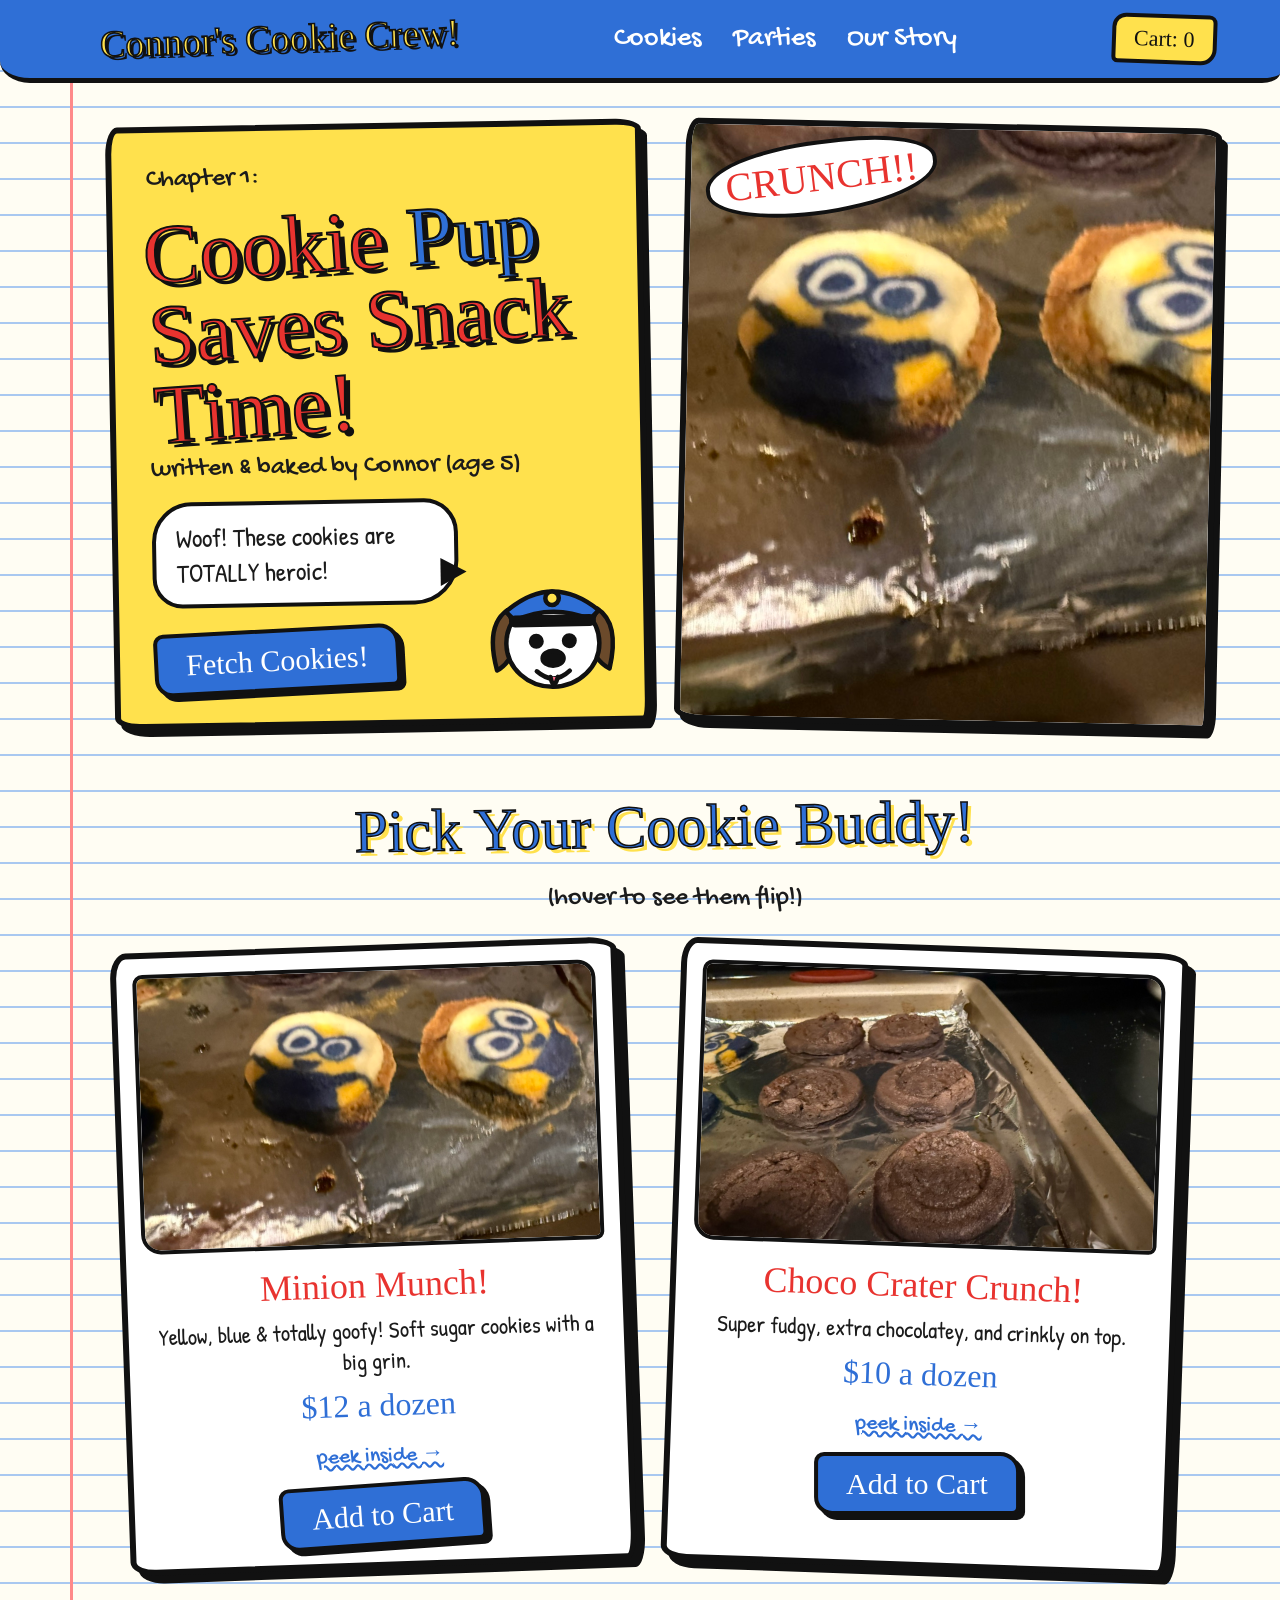
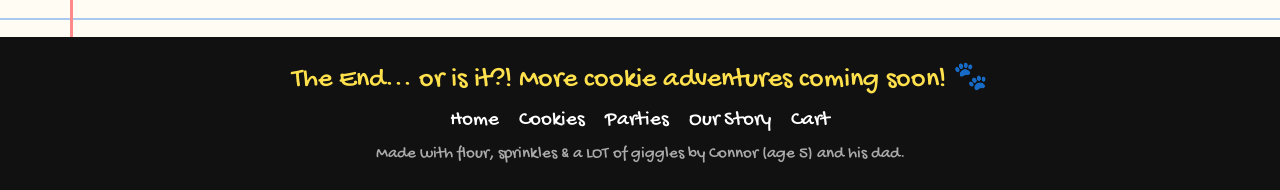
<file: index.html>
<!DOCTYPE html>
<html lang="en">
<head>
<meta charset="utf-8">
<meta name="viewport" content="width=device-width, initial-scale=1">
<title>Connor's Cookie Crew! | Cookies baked by Connor (age 5)</title>
<meta name="description" content="Heroic homemade cookies written and baked by Connor, age 5. Minion Munch and Choco Crater Crunch.">
<link rel="icon" href="data:image/svg+xml,<svg xmlns=%22http://www.w3.org/2000/svg%22 viewBox=%220 0 100 100%22><text y=%22.9em%22 font-size=%2290%22>🍪</text></svg>">
<link rel="preconnect" href="https://fonts.googleapis.com">
<link rel="preconnect" href="https://fonts.gstatic.com" crossorigin>
<link rel="stylesheet" href="https://fonts.googleapis.com/css2?family=Permanent+Marker&family=Gochi+Hand&family=Patrick+Hand&display=swap">
<link rel="stylesheet" href="css/style.css">
<script src="js/cart.js" defer></script>
</head>
<body>
<a class="skip" href="#main">Skip to the cookies</a>
<header class="dm-nav">
  <a class="dm-logo" href="index.html">Connor's Cookie Crew!</a>
  <nav class="dm-links" id="site-links" aria-label="Main"><a href="cookies.html">Cookies</a><a href="parties.html">Parties</a><a href="story.html">Our Story</a></nav>
  <div class="dm-right">
    <a class="dm-cart" href="cart.html">Cart: <span data-cart-count>0</span></a>
    <button class="dm-burger" type="button" aria-label="Menu" aria-controls="site-links" aria-expanded="false"><span></span><span></span><span></span></button>
  </div>
</header>
<main id="main">

<div class="dm-hero">
  <div class="dm-panel txt">
    <div class="dm-kicker">Chapter 1:</div>
    <h1 class="dm-title">Cookie <span>Pup</span> Saves Snack Time!</h1>
    <div class="dm-by">written &amp; baked by Connor (age 5)</div>
    <div class="dm-bubble">Woof! These cookies are TOTALLY heroic!</div>
    <a class="dm-btn" href="#cookies">Fetch Cookies!</a>
    <svg class="dm-pup" viewBox="0 0 200 200" role="img" aria-label="Cookie Pup, a doodle police puppy"><g stroke="#111" stroke-width="6" stroke-linejoin="round" stroke-linecap="round"><path d="M40 70 Q10 90 25 150 Q45 140 55 105Z" fill="#6b4a2b"/><path d="M160 70 Q190 90 175 150 Q155 140 145 105Z" fill="#6b4a2b"/><ellipse cx="100" cy="115" rx="62" ry="58" fill="#fff"/><path d="M38 72 Q100 20 162 72 L150 84 Q100 62 50 84Z" fill="#2f6fd6"/><rect x="45" y="80" width="110" height="10" rx="5" fill="#111"/><circle cx="100" cy="55" r="9" fill="#ffe14d"/><circle cx="78" cy="112" r="7" fill="#111"/><circle cx="122" cy="112" r="7" fill="#111"/><ellipse cx="100" cy="135" rx="14" ry="10" fill="#111"/><path d="M78 152 Q100 172 122 152" fill="none"/><path d="M96 160 Q100 180 106 160" fill="#ff6f8a"/></g></svg>
  </div>
  <div class="dm-panel pic"><div class="dm-boom">CRUNCH!!</div><img class="pos-min" src="images/minion-munch.jpg" alt="Real Minion-face sugar cookies Connor baked, on a foil-lined tray"></div>
</div>
<h2 class="dm-h2" id="cookies">Pick Your Cookie Buddy!</h2>
<div class="dm-sub">(hover to see them flip!)</div>
<div class="dm-grid"><div class="dm-card"><a class="pic" href="minion-munch.html"><img class="pos-min" src="images/minion-munch.jpg" alt="Real Minion-face sugar cookies Connor baked, on a foil-lined tray"></a><h3><a href="minion-munch.html">Minion Munch!</a></h3><p>Yellow, blue &amp; totally goofy! Soft sugar cookies with a big grin.</p><div class="dm-price">$12 a dozen</div><a class="more" href="minion-munch.html">peek inside →</a><br><a class="dm-btn" href="minion-munch.html" data-quick-add="minion-munch">Add to Cart</a></div><div class="dm-card"><a class="pic" href="choco-crater-crunch.html"><img class="pos-cho" src="images/choco-crater-crunch.jpg" alt="Real double chocolate crinkle cookies Connor baked, on a baking sheet"></a><h3><a href="choco-crater-crunch.html">Choco Crater Crunch!</a></h3><p>Super fudgy, extra chocolatey, and crinkly on top.</p><div class="dm-price">$10 a dozen</div><a class="more" href="choco-crater-crunch.html">peek inside →</a><br><a class="dm-btn" href="choco-crater-crunch.html" data-quick-add="choco-crater-crunch">Add to Cart</a></div></div>

</main>
<footer class="dm-foot">
  The End... or is it?! More cookie adventures coming soon! 🐾
  <nav aria-label="Footer"><a href="index.html">Home</a><a href="cookies.html">Cookies</a><a href="parties.html">Parties</a><a href="story.html">Our Story</a><a href="cart.html">Cart</a></nav>
  <small>Made with flour, sprinkles &amp; a LOT of giggles by Connor (age 5) and his dad.</small>
</footer>

</body>
</html>
</file>
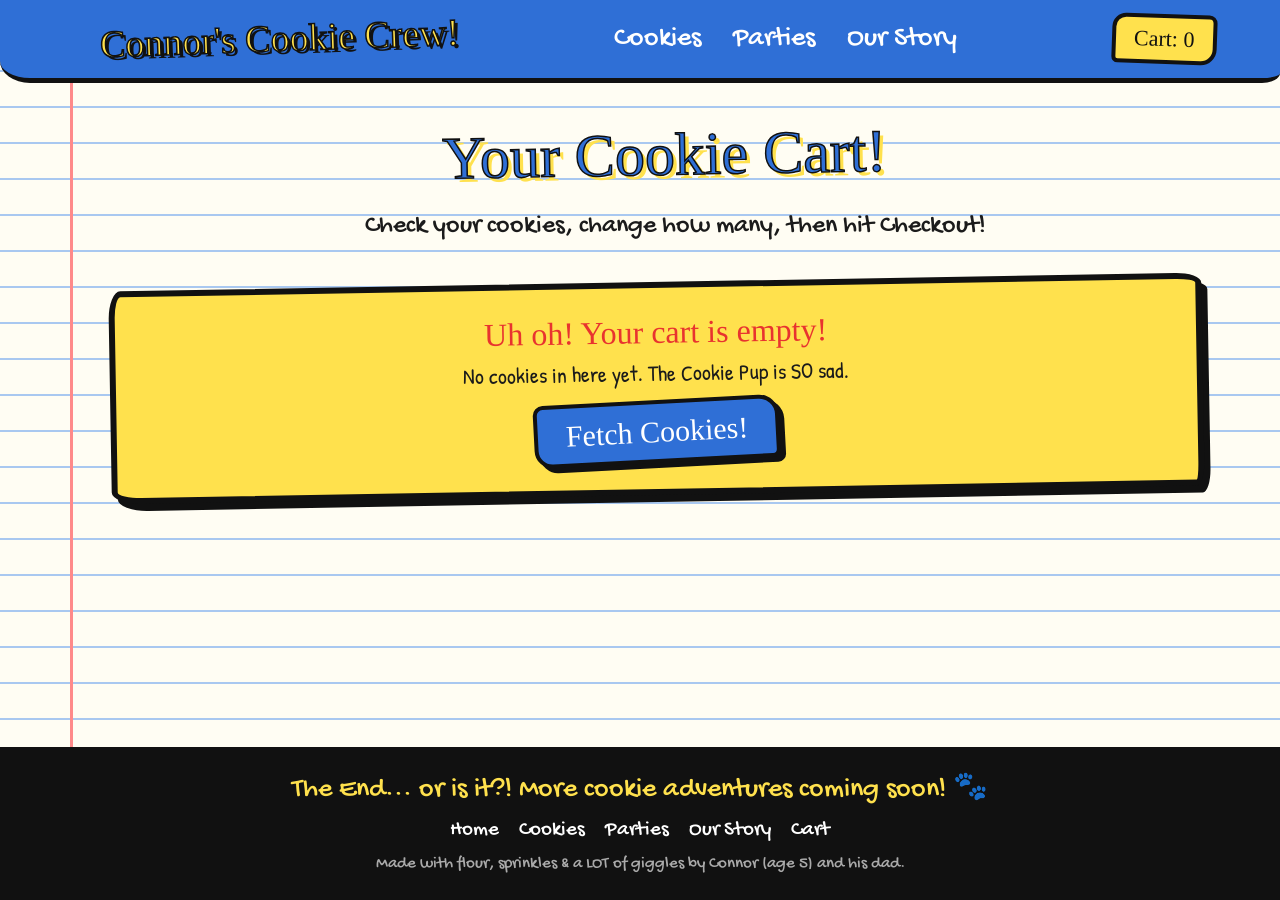
<file: cart.html>
<!DOCTYPE html>
<html lang="en">
<head>
<meta charset="utf-8">
<meta name="viewport" content="width=device-width, initial-scale=1">
<title>Your Cart | Connor's Cookie Crew!</title>
<meta name="description" content="Your cookie cart at Connor's Cookie Crew.">
<link rel="icon" href="data:image/svg+xml,<svg xmlns=%22http://www.w3.org/2000/svg%22 viewBox=%220 0 100 100%22><text y=%22.9em%22 font-size=%2290%22>🍪</text></svg>">
<link rel="preconnect" href="https://fonts.googleapis.com">
<link rel="preconnect" href="https://fonts.gstatic.com" crossorigin>
<link rel="stylesheet" href="https://fonts.googleapis.com/css2?family=Permanent+Marker&family=Gochi+Hand&family=Patrick+Hand&display=swap">
<link rel="stylesheet" href="css/style.css">
<script src="js/cart.js" defer></script>
</head>
<body>
<a class="skip" href="#main">Skip to the cookies</a>
<header class="dm-nav">
  <a class="dm-logo" href="index.html">Connor's Cookie Crew!</a>
  <nav class="dm-links" id="site-links" aria-label="Main"><a href="cookies.html">Cookies</a><a href="parties.html">Parties</a><a href="story.html">Our Story</a></nav>
  <div class="dm-right">
    <a class="dm-cart" href="cart.html" aria-current="page">Cart: <span data-cart-count>0</span></a>
    <button class="dm-burger" type="button" aria-label="Menu" aria-controls="site-links" aria-expanded="false"><span></span><span></span><span></span></button>
  </div>
</header>
<main id="main">

<h1 class="dm-h2">Your Cookie Cart!</h1>
<div class="dm-sub">Check your cookies, change how many, then hit Checkout!</div>
<div class="dm-wrap" data-cart><noscript><div class="dm-panel plain">The cart needs JavaScript turned on. Or just call Connor's dad!</div></noscript></div>

</main>
<footer class="dm-foot">
  The End... or is it?! More cookie adventures coming soon! 🐾
  <nav aria-label="Footer"><a href="index.html">Home</a><a href="cookies.html">Cookies</a><a href="parties.html">Parties</a><a href="story.html">Our Story</a><a href="cart.html">Cart</a></nav>
  <small>Made with flour, sprinkles &amp; a LOT of giggles by Connor (age 5) and his dad.</small>
</footer>
<div class="modal" id="checkout-modal" hidden role="dialog" aria-modal="true" aria-labelledby="modal-title">
  <div class="dm-panel txt">
    <div class="dm-title" id="modal-title">Coming soon!</div>
    <div class="dm-bubble left" style="font-size:26px">Online checkout is still being built. Call Connor's dad to order your cookies!</div>
    <svg style="width:120px" class="dm-pup inline" viewBox="0 0 200 200" role="img" aria-label="Cookie Pup, a doodle police puppy"><g stroke="#111" stroke-width="6" stroke-linejoin="round" stroke-linecap="round"><path d="M40 70 Q10 90 25 150 Q45 140 55 105Z" fill="#6b4a2b"/><path d="M160 70 Q190 90 175 150 Q155 140 145 105Z" fill="#6b4a2b"/><ellipse cx="100" cy="115" rx="62" ry="58" fill="#fff"/><path d="M38 72 Q100 20 162 72 L150 84 Q100 62 50 84Z" fill="#2f6fd6"/><rect x="45" y="80" width="110" height="10" rx="5" fill="#111"/><circle cx="100" cy="55" r="9" fill="#ffe14d"/><circle cx="78" cy="112" r="7" fill="#111"/><circle cx="122" cy="112" r="7" fill="#111"/><ellipse cx="100" cy="135" rx="14" ry="10" fill="#111"/><path d="M78 152 Q100 172 122 152" fill="none"/><path d="M96 160 Q100 180 106 160" fill="#ff6f8a"/></g></svg>
    <p class="note">Your cart is saved on this device, so nothing gets lost.</p>
    <button type="button" class="dm-btn" data-close>Okay, got it!</button>
  </div>
</div>
</body>
</html>
</file>
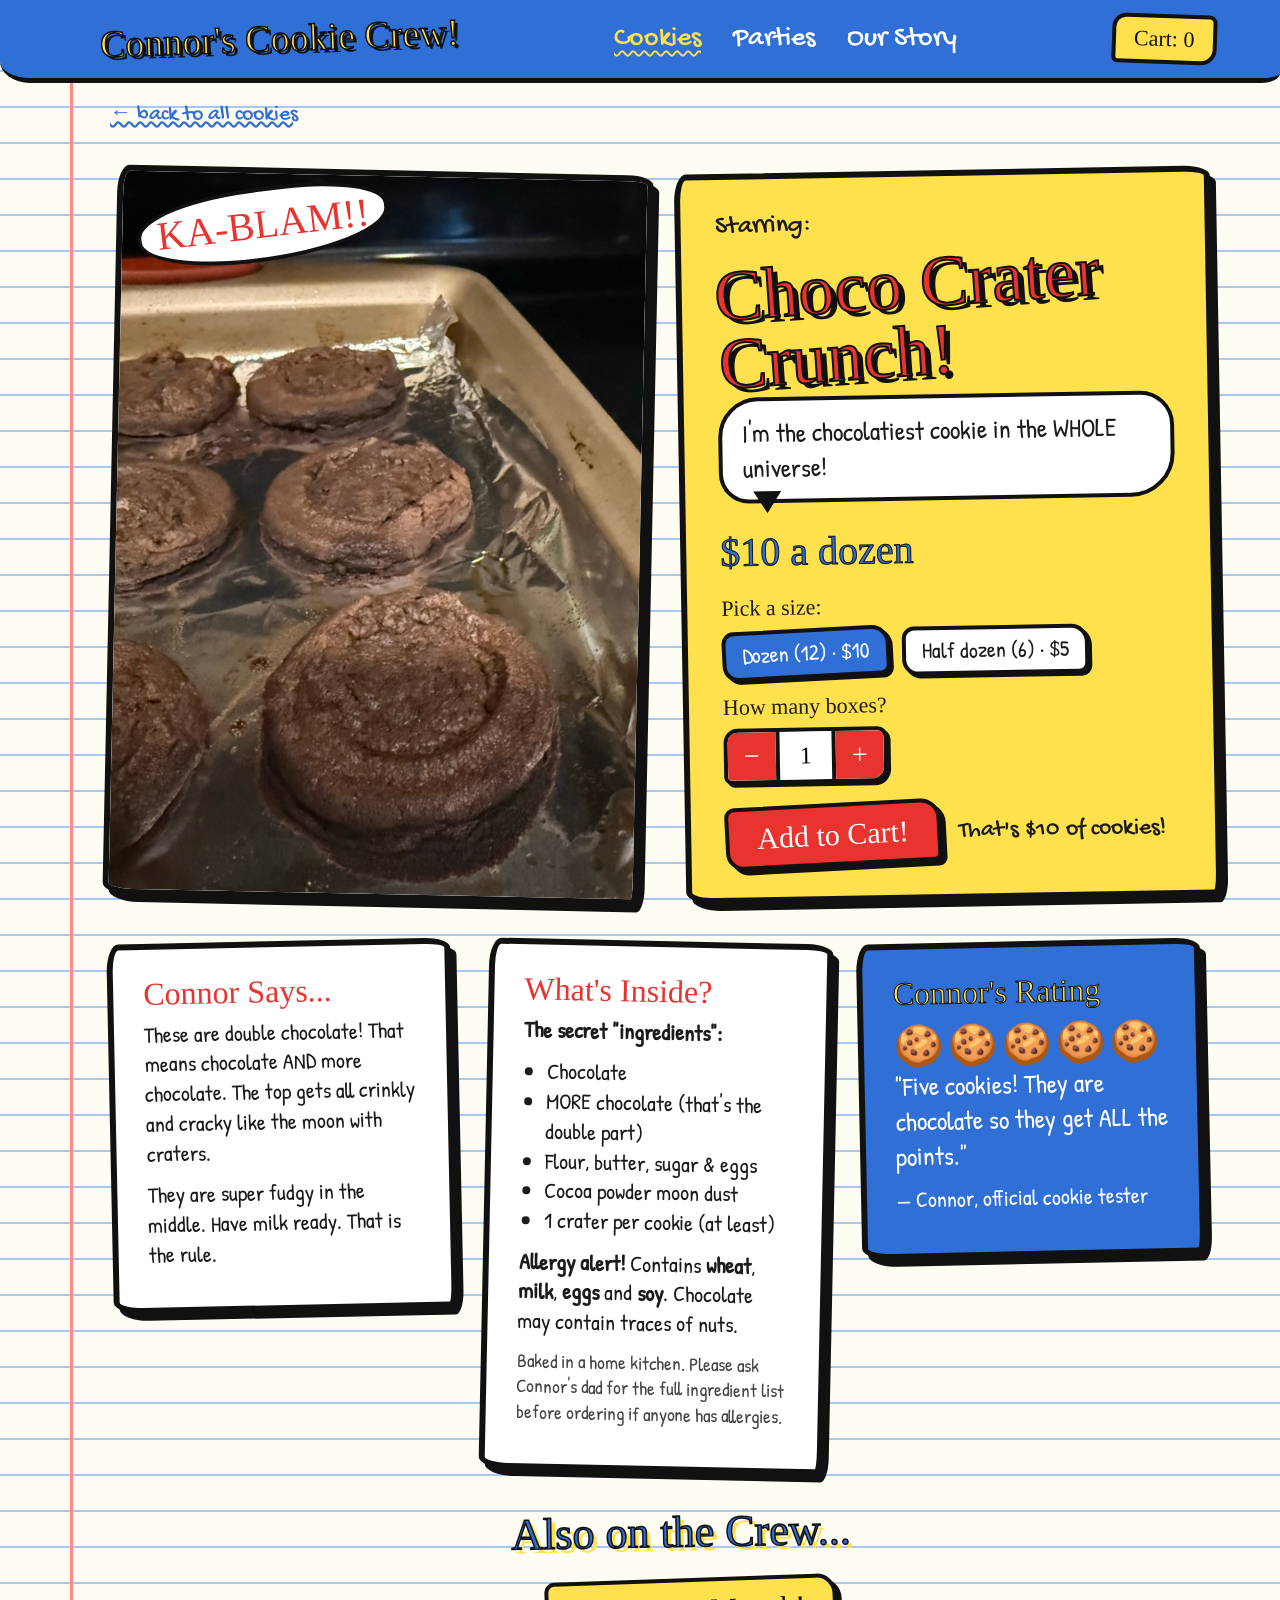
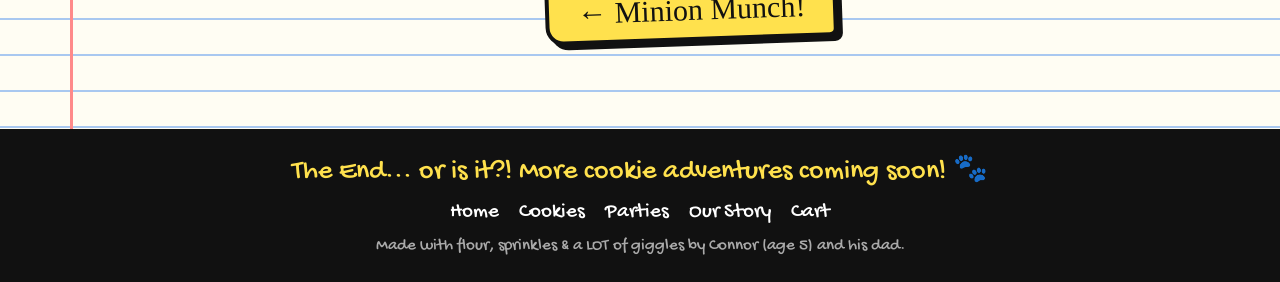
<file: choco-crater-crunch.html>
<!DOCTYPE html>
<html lang="en">
<head>
<meta charset="utf-8">
<meta name="viewport" content="width=device-width, initial-scale=1">
<title>Choco Crater Crunch! | Connor's Cookie Crew!</title>
<meta name="description" content="Choco Crater Crunch! cookies by Connor (age 5). $10 a dozen, $5 a half dozen.">
<link rel="icon" href="data:image/svg+xml,<svg xmlns=%22http://www.w3.org/2000/svg%22 viewBox=%220 0 100 100%22><text y=%22.9em%22 font-size=%2290%22>🍪</text></svg>">
<link rel="preconnect" href="https://fonts.googleapis.com">
<link rel="preconnect" href="https://fonts.gstatic.com" crossorigin>
<link rel="stylesheet" href="https://fonts.googleapis.com/css2?family=Permanent+Marker&family=Gochi+Hand&family=Patrick+Hand&display=swap">
<link rel="stylesheet" href="css/style.css">
<script src="js/cart.js" defer></script>
</head>
<body>
<a class="skip" href="#main">Skip to the cookies</a>
<header class="dm-nav">
  <a class="dm-logo" href="index.html">Connor's Cookie Crew!</a>
  <nav class="dm-links" id="site-links" aria-label="Main"><a href="cookies.html" aria-current="page">Cookies</a><a href="parties.html">Parties</a><a href="story.html">Our Story</a></nav>
  <div class="dm-right">
    <a class="dm-cart" href="cart.html">Cart: <span data-cart-count>0</span></a>
    <button class="dm-burger" type="button" aria-label="Menu" aria-controls="site-links" aria-expanded="false"><span></span><span></span><span></span></button>
  </div>
</header>
<main id="main">

<div class="crumb"><a href="cookies.html">← back to all cookies</a></div>
<div class="dm-hero">
  <div class="dm-panel pic"><div class="dm-boom">KA-BLAM!!</div><img class="pos-cho" src="images/choco-crater-crunch.jpg" alt="Real double chocolate crinkle cookies Connor baked, on a baking sheet"></div>
  <form class="dm-panel txt" data-product="choco-crater-crunch">
    <div class="dm-kicker">Starring:</div>
    <h1 class="dm-title" style="font-size:clamp(44px,6vw,72px)">Choco Crater Crunch!</h1>
    <div class="dm-bubble left">I'm the chocolatiest cookie in the WHOLE universe!</div>
    <div class="pp-price">$10 a dozen</div>
    <div class="pp-label">Pick a size:</div>
    <div class="sizes" role="radiogroup" aria-label="Size">
      <label><input type="radio" name="size" value="dozen" checked><span>Dozen (12) · $10</span></label>
      <label><input type="radio" name="size" value="half"><span>Half dozen (6) · $5</span></label>
    </div>
    <div class="pp-label">How many boxes?</div>
    <div class="qty"><button type="button" data-step="-1" aria-label="One less">−</button><input type="number" name="qty" value="1" min="1" max="20" aria-label="How many boxes"><button type="button" data-step="1" aria-label="One more">+</button></div>
    <div class="pp-buy"><button class="dm-btn red" type="submit">Add to Cart!</button><span class="pp-total"></span></div>
  </form>
</div>
<div class="dm-wrap"><div class="dm-three">
  <div class="dm-panel plain tilt-l"><h3>Connor Says...</h3><p>These are double chocolate! That means chocolate AND more chocolate. The top gets all crinkly and cracky like the moon with craters.</p><p>They are super fudgy in the middle. Have milk ready. That is the rule.</p></div>
  <div class="dm-panel plain tilt-r"><h3>What's Inside?</h3>
    <p><b>The secret "ingredients":</b></p><ul><li>Chocolate</li><li>MORE chocolate (that's the double part)</li><li>Flour, butter, sugar &amp; eggs</li><li>Cocoa powder moon dust</li><li>1 crater per cookie (at least)</li></ul>
    <p><b>Allergy alert!</b> Contains <b>wheat</b>, <b>milk</b>, <b>eggs</b> and <b>soy</b>. Chocolate may contain traces of nuts.</p>
    <p class="note">Baked in a home kitchen. Please ask Connor's dad for the full ingredient list before ordering if anyone has allergies.</p></div>
  <div class="dm-panel plain blue tilt-l"><h3>Connor's Rating</h3>
    <div class="rating" aria-label="5 out of 5 cookies"><span>🍪</span><span>🍪</span><span>🍪</span><span>🍪</span><span>🍪</span></div>
    <p style="font-size:26px">"Five cookies! They are chocolate so they get ALL the points."</p>
    <p>— Connor, official cookie tester</p></div>
</div>
<h2 class="dm-h2" style="font-size:44px">Also on the Crew...</h2>
<div class="dm-sub"><a class="dm-btn yellow" href="minion-munch.html">← Minion Munch!</a></div>
</div>

</main>
<footer class="dm-foot">
  The End... or is it?! More cookie adventures coming soon! 🐾
  <nav aria-label="Footer"><a href="index.html">Home</a><a href="cookies.html">Cookies</a><a href="parties.html">Parties</a><a href="story.html">Our Story</a><a href="cart.html">Cart</a></nav>
  <small>Made with flour, sprinkles &amp; a LOT of giggles by Connor (age 5) and his dad.</small>
</footer>

</body>
</html>
</file>
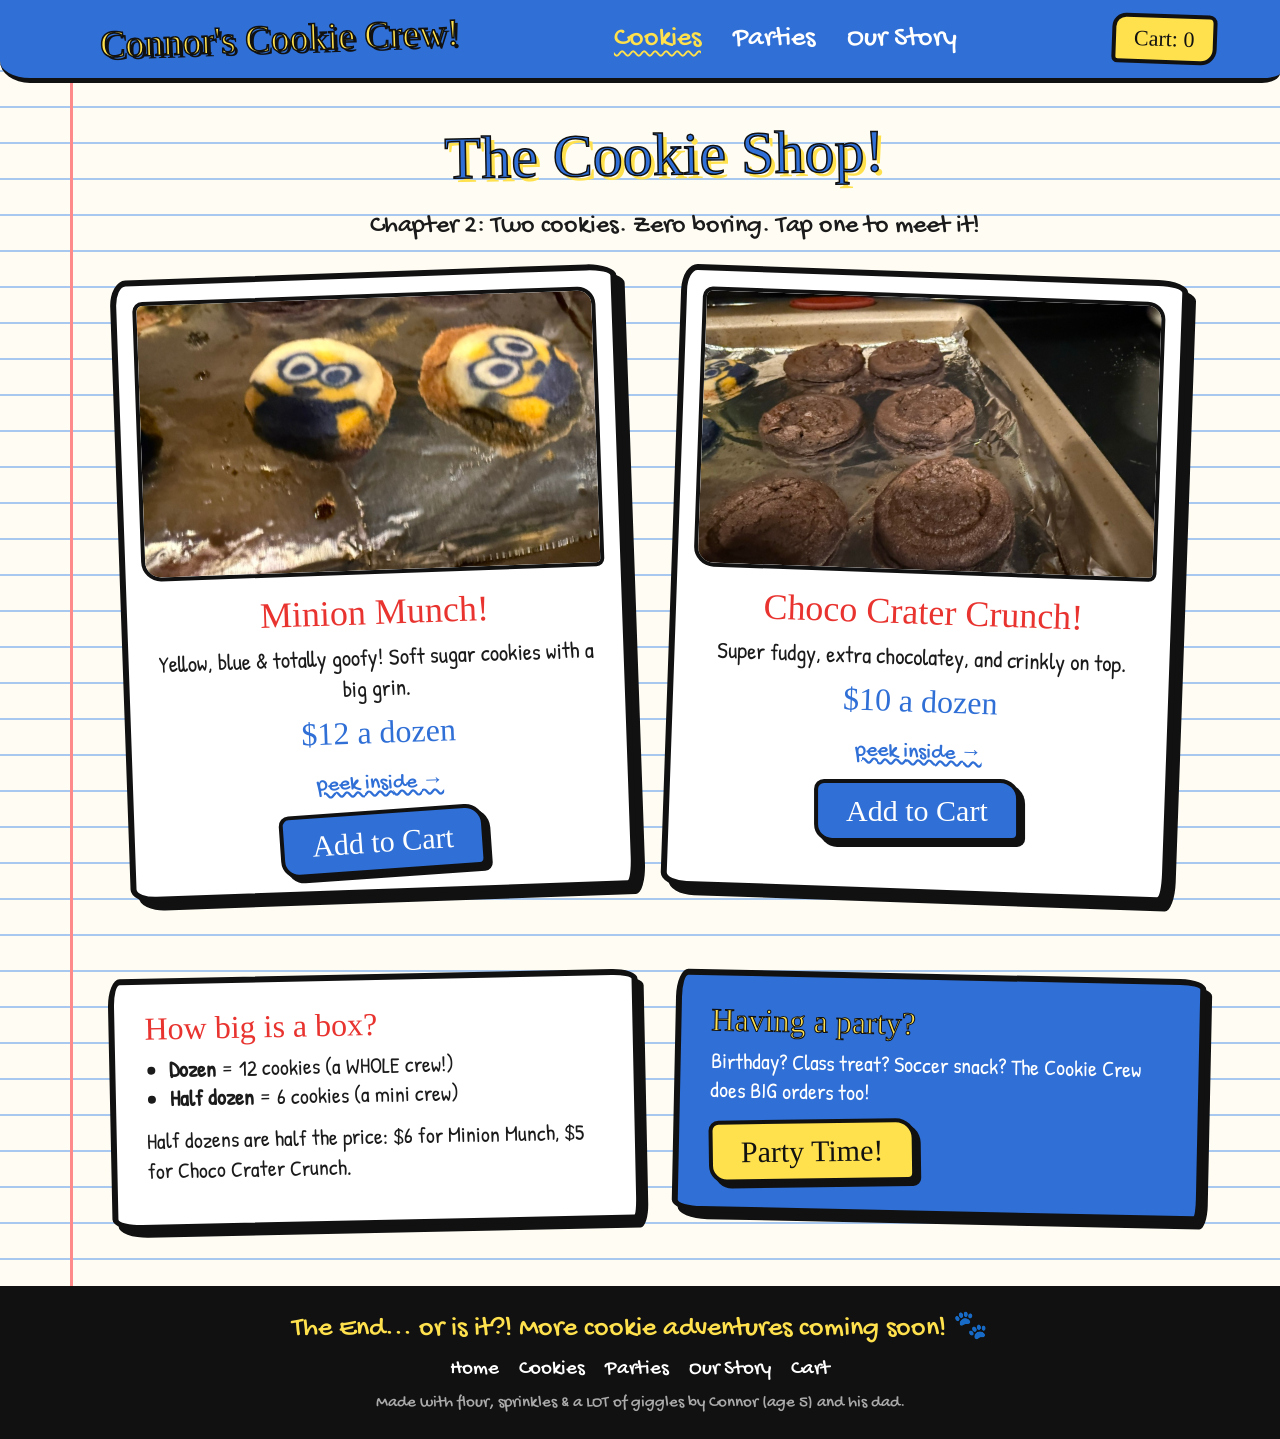
<file: cookies.html>
<!DOCTYPE html>
<html lang="en">
<head>
<meta charset="utf-8">
<meta name="viewport" content="width=device-width, initial-scale=1">
<title>Cookies | Connor's Cookie Crew!</title>
<meta name="description" content="Shop Connor's cookies: Minion Munch ($12 a dozen) and Choco Crater Crunch ($10 a dozen).">
<link rel="icon" href="data:image/svg+xml,<svg xmlns=%22http://www.w3.org/2000/svg%22 viewBox=%220 0 100 100%22><text y=%22.9em%22 font-size=%2290%22>🍪</text></svg>">
<link rel="preconnect" href="https://fonts.googleapis.com">
<link rel="preconnect" href="https://fonts.gstatic.com" crossorigin>
<link rel="stylesheet" href="https://fonts.googleapis.com/css2?family=Permanent+Marker&family=Gochi+Hand&family=Patrick+Hand&display=swap">
<link rel="stylesheet" href="css/style.css">
<script src="js/cart.js" defer></script>
</head>
<body>
<a class="skip" href="#main">Skip to the cookies</a>
<header class="dm-nav">
  <a class="dm-logo" href="index.html">Connor's Cookie Crew!</a>
  <nav class="dm-links" id="site-links" aria-label="Main"><a href="cookies.html" aria-current="page">Cookies</a><a href="parties.html">Parties</a><a href="story.html">Our Story</a></nav>
  <div class="dm-right">
    <a class="dm-cart" href="cart.html">Cart: <span data-cart-count>0</span></a>
    <button class="dm-burger" type="button" aria-label="Menu" aria-controls="site-links" aria-expanded="false"><span></span><span></span><span></span></button>
  </div>
</header>
<main id="main">

<h1 class="dm-h2">The Cookie Shop!</h1>
<div class="dm-sub">Chapter 2: Two cookies. Zero boring. Tap one to meet it!</div>
<div class="dm-grid"><div class="dm-card"><a class="pic" href="minion-munch.html"><img class="pos-min" src="images/minion-munch.jpg" alt="Real Minion-face sugar cookies Connor baked, on a foil-lined tray"></a><h3><a href="minion-munch.html">Minion Munch!</a></h3><p>Yellow, blue &amp; totally goofy! Soft sugar cookies with a big grin.</p><div class="dm-price">$12 a dozen</div><a class="more" href="minion-munch.html">peek inside →</a><br><a class="dm-btn" href="minion-munch.html" data-quick-add="minion-munch">Add to Cart</a></div><div class="dm-card"><a class="pic" href="choco-crater-crunch.html"><img class="pos-cho" src="images/choco-crater-crunch.jpg" alt="Real double chocolate crinkle cookies Connor baked, on a baking sheet"></a><h3><a href="choco-crater-crunch.html">Choco Crater Crunch!</a></h3><p>Super fudgy, extra chocolatey, and crinkly on top.</p><div class="dm-price">$10 a dozen</div><a class="more" href="choco-crater-crunch.html">peek inside →</a><br><a class="dm-btn" href="choco-crater-crunch.html" data-quick-add="choco-crater-crunch">Add to Cart</a></div></div>
<div class="dm-wrap"><div class="dm-two">
  <div class="dm-panel plain tilt-l"><h3>How big is a box?</h3>
    <ul><li><b>Dozen</b> = 12 cookies (a WHOLE crew!)</li><li><b>Half dozen</b> = 6 cookies (a mini crew)</li></ul>
    <p>Half dozens are half the price: $6 for Minion Munch, $5 for Choco Crater Crunch.</p></div>
  <div class="dm-panel plain blue tilt-r"><h3>Having a party?</h3>
    <p>Birthday? Class treat? Soccer snack? The Cookie Crew does BIG orders too!</p>
    <a class="dm-btn yellow" href="parties.html">Party Time!</a></div>
</div></div>

</main>
<footer class="dm-foot">
  The End... or is it?! More cookie adventures coming soon! 🐾
  <nav aria-label="Footer"><a href="index.html">Home</a><a href="cookies.html">Cookies</a><a href="parties.html">Parties</a><a href="story.html">Our Story</a><a href="cart.html">Cart</a></nav>
  <small>Made with flour, sprinkles &amp; a LOT of giggles by Connor (age 5) and his dad.</small>
</footer>

</body>
</html>
</file>
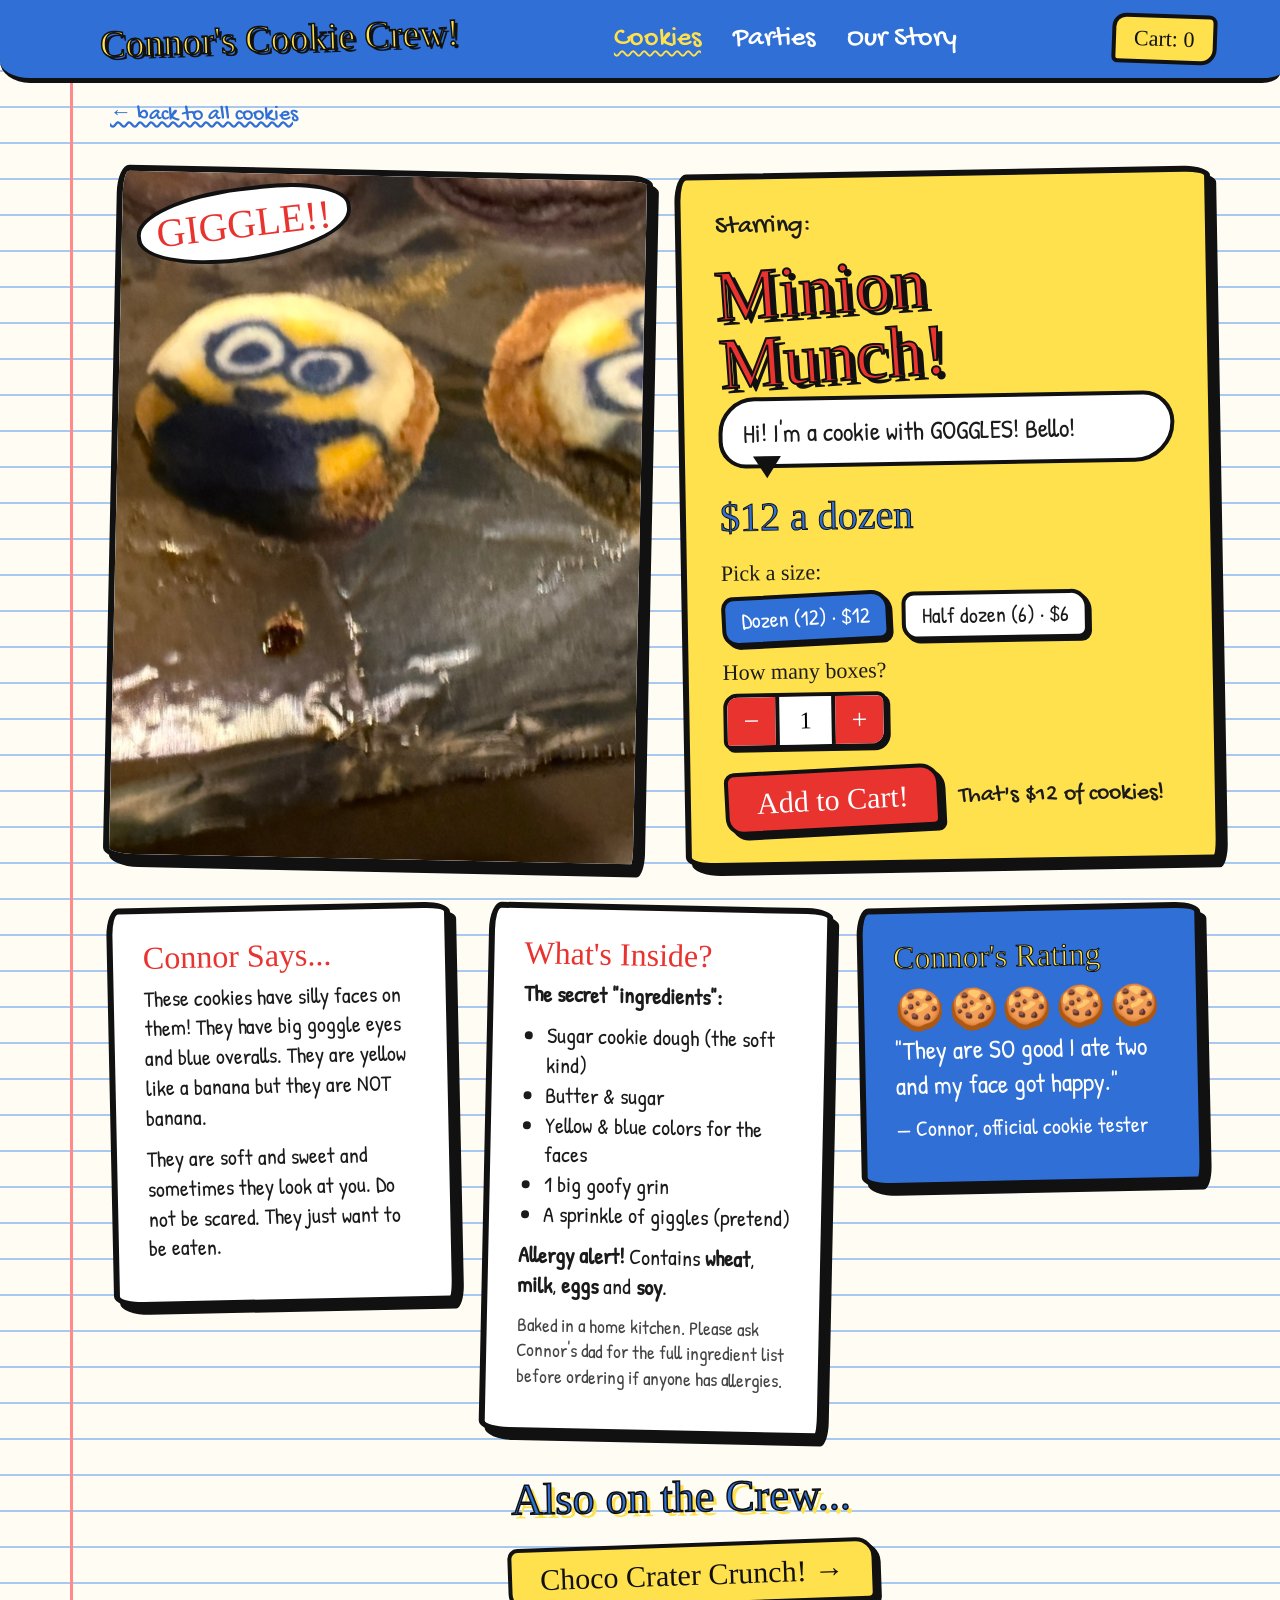
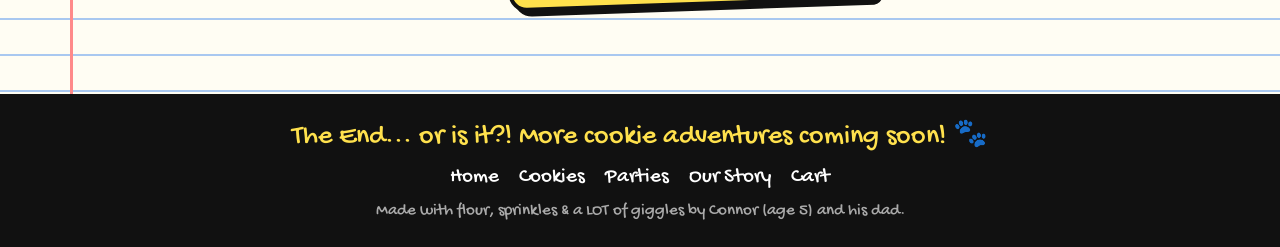
<file: minion-munch.html>
<!DOCTYPE html>
<html lang="en">
<head>
<meta charset="utf-8">
<meta name="viewport" content="width=device-width, initial-scale=1">
<title>Minion Munch! | Connor's Cookie Crew!</title>
<meta name="description" content="Minion Munch! cookies by Connor (age 5). $12 a dozen, $6 a half dozen.">
<link rel="icon" href="data:image/svg+xml,<svg xmlns=%22http://www.w3.org/2000/svg%22 viewBox=%220 0 100 100%22><text y=%22.9em%22 font-size=%2290%22>🍪</text></svg>">
<link rel="preconnect" href="https://fonts.googleapis.com">
<link rel="preconnect" href="https://fonts.gstatic.com" crossorigin>
<link rel="stylesheet" href="https://fonts.googleapis.com/css2?family=Permanent+Marker&family=Gochi+Hand&family=Patrick+Hand&display=swap">
<link rel="stylesheet" href="css/style.css">
<script src="js/cart.js" defer></script>
</head>
<body>
<a class="skip" href="#main">Skip to the cookies</a>
<header class="dm-nav">
  <a class="dm-logo" href="index.html">Connor's Cookie Crew!</a>
  <nav class="dm-links" id="site-links" aria-label="Main"><a href="cookies.html" aria-current="page">Cookies</a><a href="parties.html">Parties</a><a href="story.html">Our Story</a></nav>
  <div class="dm-right">
    <a class="dm-cart" href="cart.html">Cart: <span data-cart-count>0</span></a>
    <button class="dm-burger" type="button" aria-label="Menu" aria-controls="site-links" aria-expanded="false"><span></span><span></span><span></span></button>
  </div>
</header>
<main id="main">

<div class="crumb"><a href="cookies.html">← back to all cookies</a></div>
<div class="dm-hero">
  <div class="dm-panel pic"><div class="dm-boom">GIGGLE!!</div><img class="pos-min" src="images/minion-munch.jpg" alt="Real Minion-face sugar cookies Connor baked, on a foil-lined tray"></div>
  <form class="dm-panel txt" data-product="minion-munch">
    <div class="dm-kicker">Starring:</div>
    <h1 class="dm-title" style="font-size:clamp(44px,6vw,72px)">Minion Munch!</h1>
    <div class="dm-bubble left">Hi! I'm a cookie with GOGGLES! Bello!</div>
    <div class="pp-price">$12 a dozen</div>
    <div class="pp-label">Pick a size:</div>
    <div class="sizes" role="radiogroup" aria-label="Size">
      <label><input type="radio" name="size" value="dozen" checked><span>Dozen (12) · $12</span></label>
      <label><input type="radio" name="size" value="half"><span>Half dozen (6) · $6</span></label>
    </div>
    <div class="pp-label">How many boxes?</div>
    <div class="qty"><button type="button" data-step="-1" aria-label="One less">−</button><input type="number" name="qty" value="1" min="1" max="20" aria-label="How many boxes"><button type="button" data-step="1" aria-label="One more">+</button></div>
    <div class="pp-buy"><button class="dm-btn red" type="submit">Add to Cart!</button><span class="pp-total"></span></div>
  </form>
</div>
<div class="dm-wrap"><div class="dm-three">
  <div class="dm-panel plain tilt-l"><h3>Connor Says...</h3><p>These cookies have silly faces on them! They have big goggle eyes and blue overalls. They are yellow like a banana but they are NOT banana.</p><p>They are soft and sweet and sometimes they look at you. Do not be scared. They just want to be eaten.</p></div>
  <div class="dm-panel plain tilt-r"><h3>What's Inside?</h3>
    <p><b>The secret "ingredients":</b></p><ul><li>Sugar cookie dough (the soft kind)</li><li>Butter &amp; sugar</li><li>Yellow &amp; blue colors for the faces</li><li>1 big goofy grin</li><li>A sprinkle of giggles (pretend)</li></ul>
    <p><b>Allergy alert!</b> Contains <b>wheat</b>, <b>milk</b>, <b>eggs</b> and <b>soy</b>.</p>
    <p class="note">Baked in a home kitchen. Please ask Connor's dad for the full ingredient list before ordering if anyone has allergies.</p></div>
  <div class="dm-panel plain blue tilt-l"><h3>Connor's Rating</h3>
    <div class="rating" aria-label="5 out of 5 cookies"><span>🍪</span><span>🍪</span><span>🍪</span><span>🍪</span><span>🍪</span></div>
    <p style="font-size:26px">"They are SO good I ate two and my face got happy."</p>
    <p>— Connor, official cookie tester</p></div>
</div>
<h2 class="dm-h2" style="font-size:44px">Also on the Crew...</h2>
<div class="dm-sub"><a class="dm-btn yellow" href="choco-crater-crunch.html">Choco Crater Crunch! →</a></div>
</div>

</main>
<footer class="dm-foot">
  The End... or is it?! More cookie adventures coming soon! 🐾
  <nav aria-label="Footer"><a href="index.html">Home</a><a href="cookies.html">Cookies</a><a href="parties.html">Parties</a><a href="story.html">Our Story</a><a href="cart.html">Cart</a></nav>
  <small>Made with flour, sprinkles &amp; a LOT of giggles by Connor (age 5) and his dad.</small>
</footer>

</body>
</html>
</file>
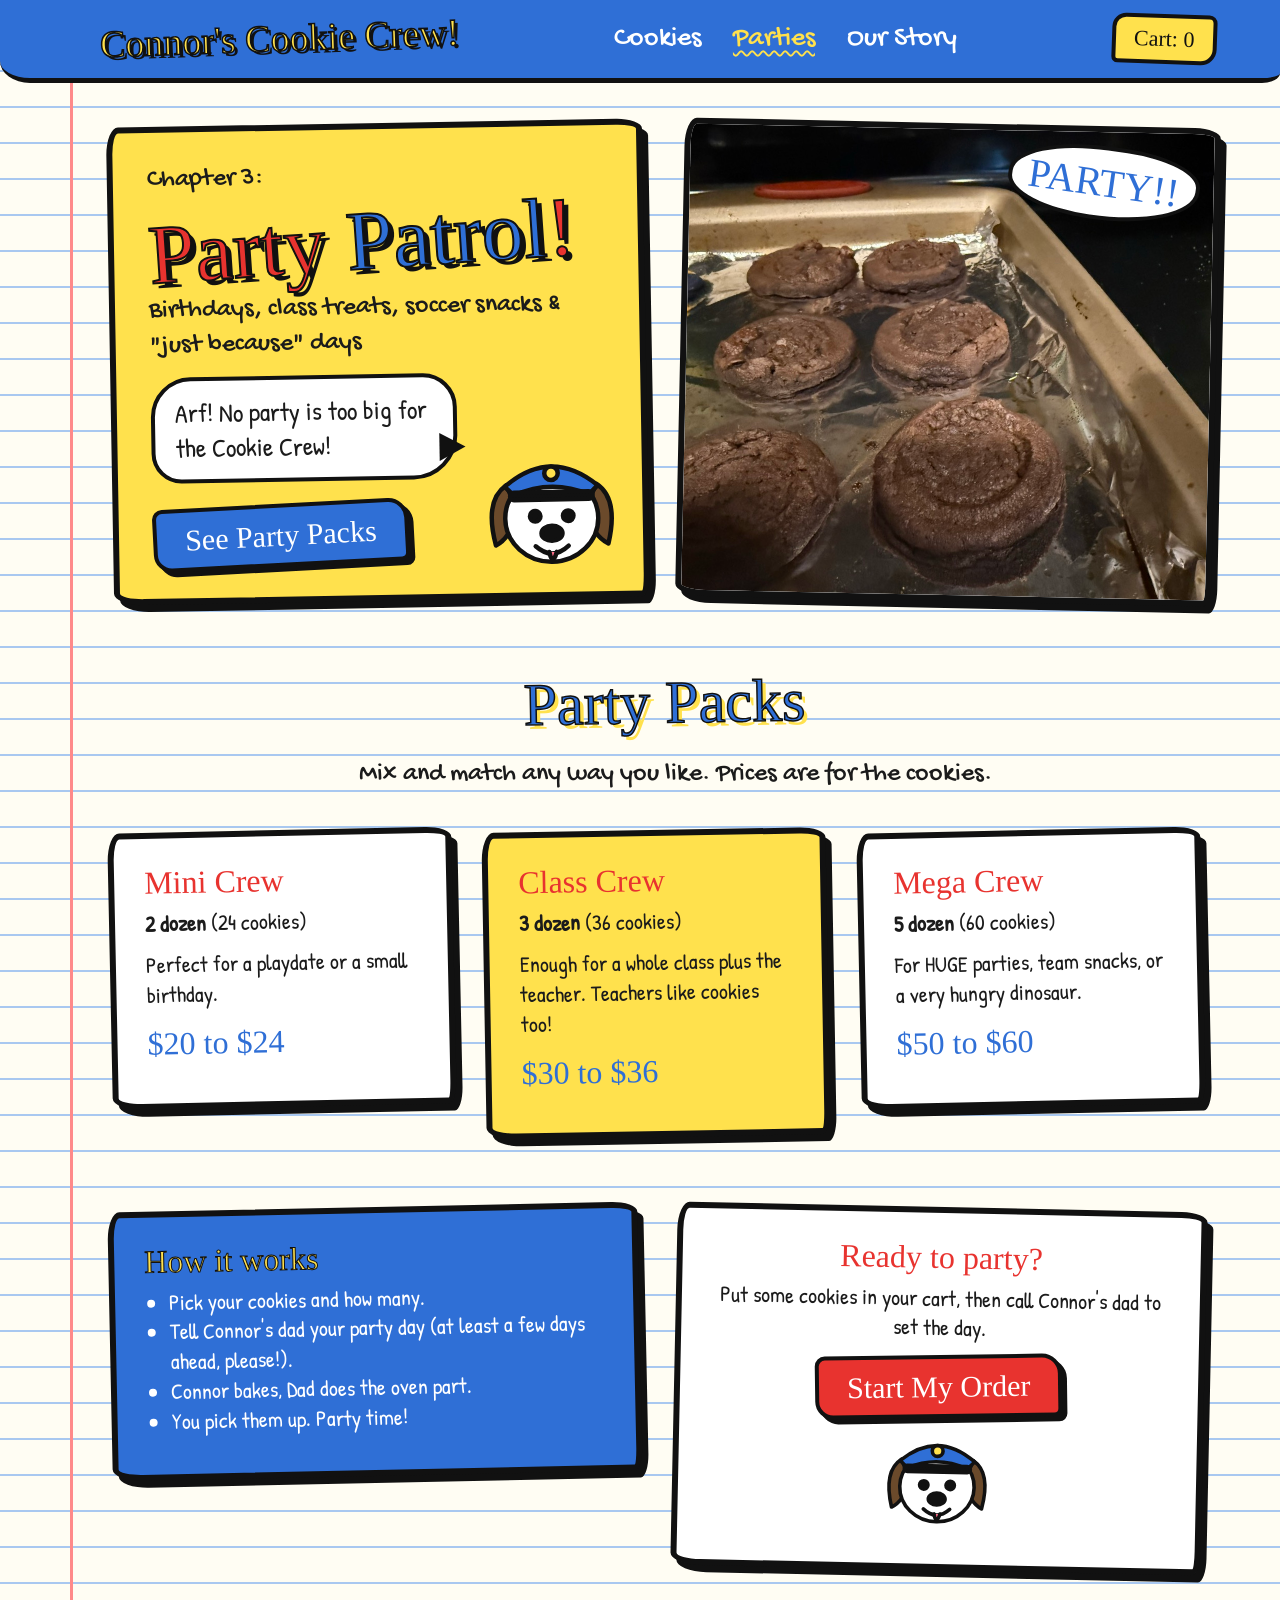
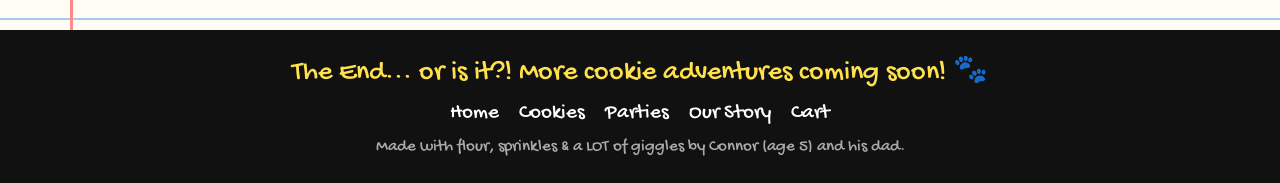
<file: parties.html>
<!DOCTYPE html>
<html lang="en">
<head>
<meta charset="utf-8">
<meta name="viewport" content="width=device-width, initial-scale=1">
<title>Parties | Connor's Cookie Crew!</title>
<meta name="description" content="Cookie boxes for birthdays, class treats and team snacks from Connor's Cookie Crew.">
<link rel="icon" href="data:image/svg+xml,<svg xmlns=%22http://www.w3.org/2000/svg%22 viewBox=%220 0 100 100%22><text y=%22.9em%22 font-size=%2290%22>🍪</text></svg>">
<link rel="preconnect" href="https://fonts.googleapis.com">
<link rel="preconnect" href="https://fonts.gstatic.com" crossorigin>
<link rel="stylesheet" href="https://fonts.googleapis.com/css2?family=Permanent+Marker&family=Gochi+Hand&family=Patrick+Hand&display=swap">
<link rel="stylesheet" href="css/style.css">
<script src="js/cart.js" defer></script>
</head>
<body>
<a class="skip" href="#main">Skip to the cookies</a>
<header class="dm-nav">
  <a class="dm-logo" href="index.html">Connor's Cookie Crew!</a>
  <nav class="dm-links" id="site-links" aria-label="Main"><a href="cookies.html">Cookies</a><a href="parties.html" aria-current="page">Parties</a><a href="story.html">Our Story</a></nav>
  <div class="dm-right">
    <a class="dm-cart" href="cart.html">Cart: <span data-cart-count>0</span></a>
    <button class="dm-burger" type="button" aria-label="Menu" aria-controls="site-links" aria-expanded="false"><span></span><span></span><span></span></button>
  </div>
</header>
<main id="main">

<div class="dm-hero">
  <div class="dm-panel txt">
    <div class="dm-kicker">Chapter 3:</div>
    <h1 class="dm-title">Party <span>Patrol</span>!</h1>
    <div class="dm-by">Birthdays, class treats, soccer snacks &amp; "just because" days</div>
    <div class="dm-bubble">Arf! No party is too big for the Cookie Crew!</div>
    <a class="dm-btn" href="#packs">See Party Packs</a>
    <svg class="dm-pup" viewBox="0 0 200 200" role="img" aria-label="Cookie Pup, a doodle police puppy"><g stroke="#111" stroke-width="6" stroke-linejoin="round" stroke-linecap="round"><path d="M40 70 Q10 90 25 150 Q45 140 55 105Z" fill="#6b4a2b"/><path d="M160 70 Q190 90 175 150 Q155 140 145 105Z" fill="#6b4a2b"/><ellipse cx="100" cy="115" rx="62" ry="58" fill="#fff"/><path d="M38 72 Q100 20 162 72 L150 84 Q100 62 50 84Z" fill="#2f6fd6"/><rect x="45" y="80" width="110" height="10" rx="5" fill="#111"/><circle cx="100" cy="55" r="9" fill="#ffe14d"/><circle cx="78" cy="112" r="7" fill="#111"/><circle cx="122" cy="112" r="7" fill="#111"/><ellipse cx="100" cy="135" rx="14" ry="10" fill="#111"/><path d="M78 152 Q100 172 122 152" fill="none"/><path d="M96 160 Q100 180 106 160" fill="#ff6f8a"/></g></svg>
  </div>
  <div class="dm-panel pic"><div class="dm-boom right">PARTY!!</div><img class="pos-cho" src="images/choco-crater-crunch.jpg" alt="Real double chocolate crinkle cookies Connor baked, on a baking sheet"></div>
</div>
<h2 class="dm-h2" id="packs">Party Packs</h2>
<div class="dm-sub">Mix and match any way you like. Prices are for the cookies.</div>
<div class="dm-wrap"><div class="dm-three">
  <div class="dm-panel plain tilt-l"><h3>Mini Crew</h3><p><b>2 dozen</b> (24 cookies)</p><p>Perfect for a playdate or a small birthday.</p><div class="dm-price">$20 to $24</div></div>
  <div class="dm-panel plain txt tilt-r"><h3>Class Crew</h3><p><b>3 dozen</b> (36 cookies)</p><p>Enough for a whole class plus the teacher. Teachers like cookies too!</p><div class="dm-price">$30 to $36</div></div>
  <div class="dm-panel plain tilt-l"><h3>Mega Crew</h3><p><b>5 dozen</b> (60 cookies)</p><p>For HUGE parties, team snacks, or a very hungry dinosaur.</p><div class="dm-price">$50 to $60</div></div>
</div></div>
<div class="dm-wrap"><div class="dm-two">
  <div class="dm-panel plain blue tilt-l"><h3>How it works</h3>
    <ul><li>Pick your cookies and how many.</li><li>Tell Connor's dad your party day (at least a few days ahead, please!).</li><li>Connor bakes, Dad does the oven part.</li><li>You pick them up. Party time!</li></ul></div>
  <div class="dm-panel plain tilt-r" style="text-align:center"><h3>Ready to party?</h3>
    <p>Put some cookies in your cart, then call Connor's dad to set the day.</p>
    <a class="dm-btn red" href="cookies.html">Start My Order</a>
    <svg style="width:120px" class="dm-pup inline" viewBox="0 0 200 200" role="img" aria-label="Cookie Pup, a doodle police puppy"><g stroke="#111" stroke-width="6" stroke-linejoin="round" stroke-linecap="round"><path d="M40 70 Q10 90 25 150 Q45 140 55 105Z" fill="#6b4a2b"/><path d="M160 70 Q190 90 175 150 Q155 140 145 105Z" fill="#6b4a2b"/><ellipse cx="100" cy="115" rx="62" ry="58" fill="#fff"/><path d="M38 72 Q100 20 162 72 L150 84 Q100 62 50 84Z" fill="#2f6fd6"/><rect x="45" y="80" width="110" height="10" rx="5" fill="#111"/><circle cx="100" cy="55" r="9" fill="#ffe14d"/><circle cx="78" cy="112" r="7" fill="#111"/><circle cx="122" cy="112" r="7" fill="#111"/><ellipse cx="100" cy="135" rx="14" ry="10" fill="#111"/><path d="M78 152 Q100 172 122 152" fill="none"/><path d="M96 160 Q100 180 106 160" fill="#ff6f8a"/></g></svg></div>
</div></div>

</main>
<footer class="dm-foot">
  The End... or is it?! More cookie adventures coming soon! 🐾
  <nav aria-label="Footer"><a href="index.html">Home</a><a href="cookies.html">Cookies</a><a href="parties.html">Parties</a><a href="story.html">Our Story</a><a href="cart.html">Cart</a></nav>
  <small>Made with flour, sprinkles &amp; a LOT of giggles by Connor (age 5) and his dad.</small>
</footer>

</body>
</html>
</file>
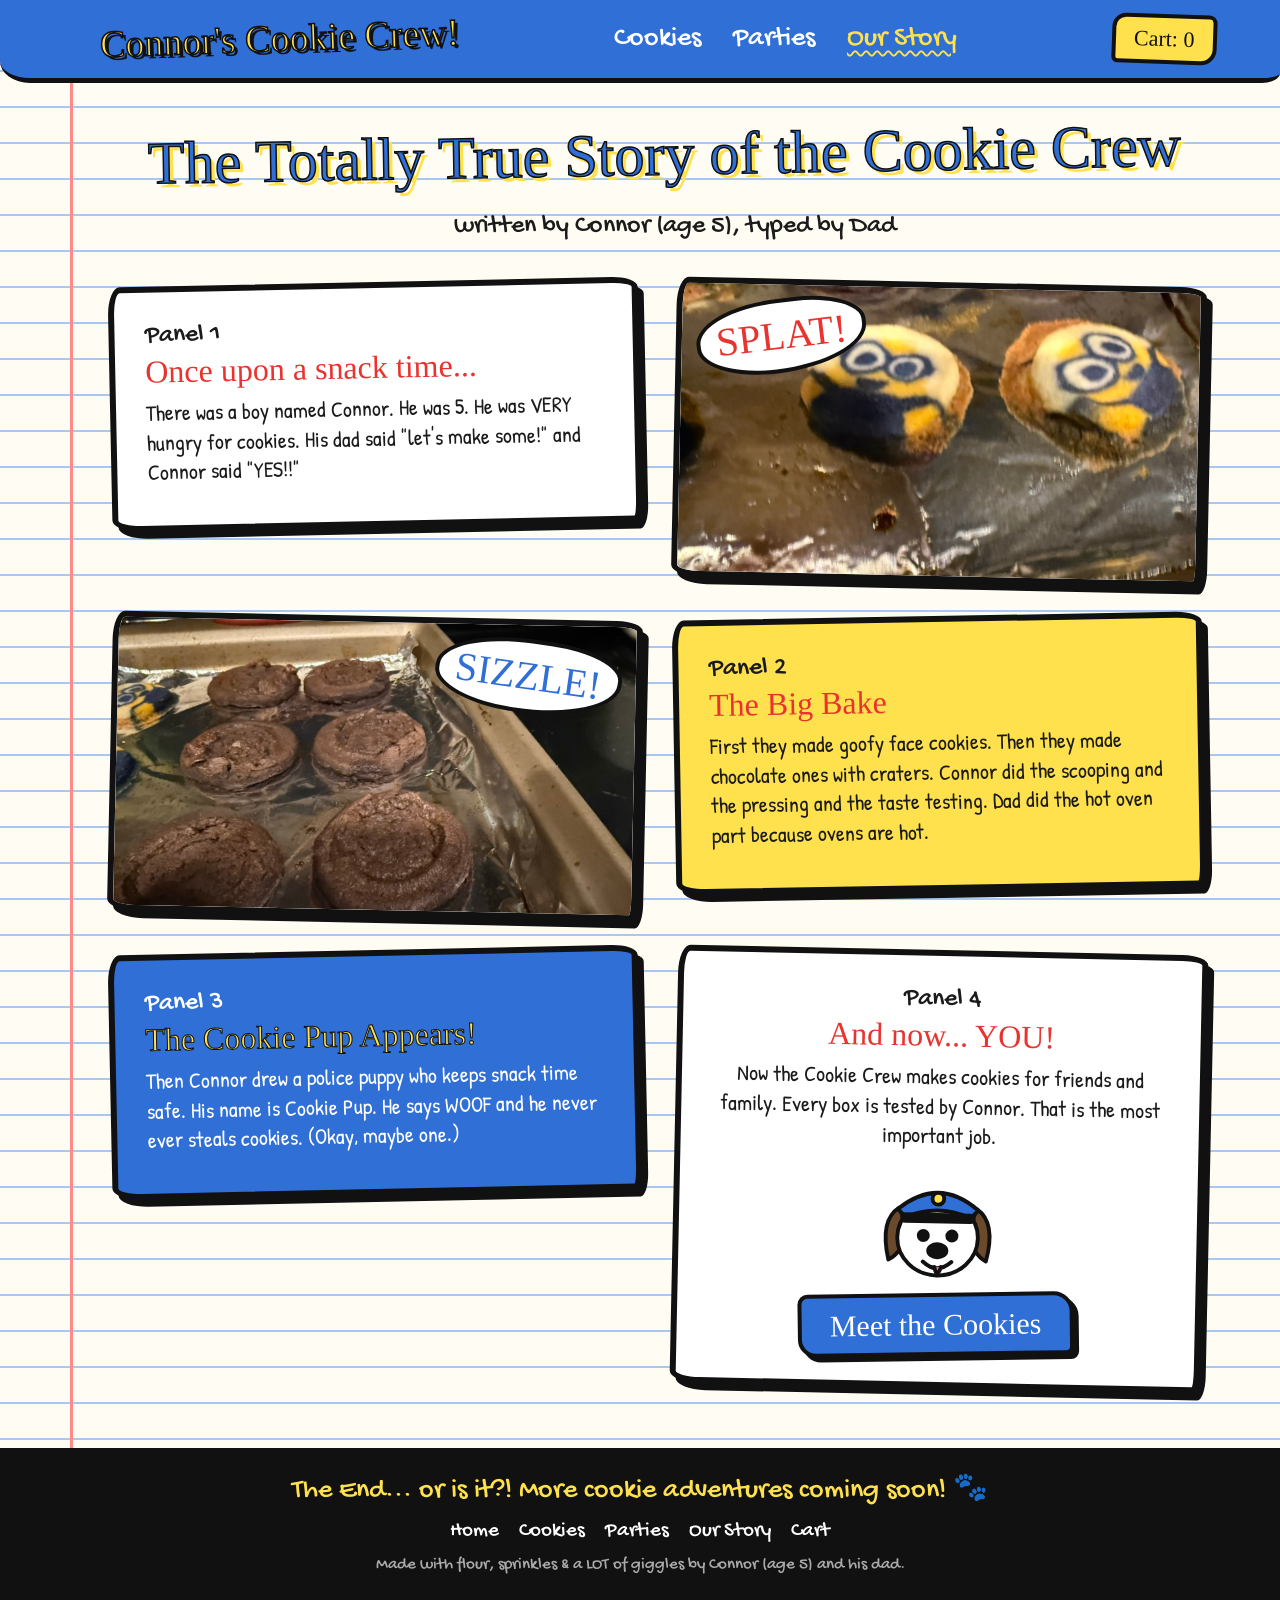
<file: story.html>
<!DOCTYPE html>
<html lang="en">
<head>
<meta charset="utf-8">
<meta name="viewport" content="width=device-width, initial-scale=1">
<title>Our Story | Connor's Cookie Crew!</title>
<meta name="description" content="How Connor (age 5) and his dad started a cookie crew.">
<link rel="icon" href="data:image/svg+xml,<svg xmlns=%22http://www.w3.org/2000/svg%22 viewBox=%220 0 100 100%22><text y=%22.9em%22 font-size=%2290%22>🍪</text></svg>">
<link rel="preconnect" href="https://fonts.googleapis.com">
<link rel="preconnect" href="https://fonts.gstatic.com" crossorigin>
<link rel="stylesheet" href="https://fonts.googleapis.com/css2?family=Permanent+Marker&family=Gochi+Hand&family=Patrick+Hand&display=swap">
<link rel="stylesheet" href="css/style.css">
<script src="js/cart.js" defer></script>
</head>
<body>
<a class="skip" href="#main">Skip to the cookies</a>
<header class="dm-nav">
  <a class="dm-logo" href="index.html">Connor's Cookie Crew!</a>
  <nav class="dm-links" id="site-links" aria-label="Main"><a href="cookies.html">Cookies</a><a href="parties.html">Parties</a><a href="story.html" aria-current="page">Our Story</a></nav>
  <div class="dm-right">
    <a class="dm-cart" href="cart.html">Cart: <span data-cart-count>0</span></a>
    <button class="dm-burger" type="button" aria-label="Menu" aria-controls="site-links" aria-expanded="false"><span></span><span></span><span></span></button>
  </div>
</header>
<main id="main">

<h1 class="dm-h2">The Totally True Story of the Cookie Crew</h1>
<div class="dm-sub">written by Connor (age 5), typed by Dad</div>
<div class="dm-wrap"><div class="dm-two">
  <div class="dm-panel plain tilt-l"><div class="dm-kicker">Panel 1</div><h3>Once upon a snack time...</h3><p>There was a boy named Connor. He was 5. He was VERY hungry for cookies. His dad said "let's make some!" and Connor said "YES!!"</p></div>
  <div class="dm-panel pic tilt-r" style="min-height:300px"><div class="dm-boom">SPLAT!</div><img class="pos-min" src="images/minion-munch.jpg" alt="Real Minion-face sugar cookies Connor baked, on a foil-lined tray"></div>
  <div class="dm-panel pic tilt-l" style="min-height:300px"><div class="dm-boom right">SIZZLE!</div><img class="pos-cho" src="images/choco-crater-crunch.jpg" alt="Real double chocolate crinkle cookies Connor baked, on a baking sheet"></div>
  <div class="dm-panel plain txt tilt-r"><div class="dm-kicker">Panel 2</div><h3>The Big Bake</h3><p>First they made goofy face cookies. Then they made chocolate ones with craters. Connor did the scooping and the pressing and the taste testing. Dad did the hot oven part because ovens are hot.</p></div>
  <div class="dm-panel plain blue tilt-l"><div class="dm-kicker">Panel 3</div><h3>The Cookie Pup Appears!</h3><p>Then Connor drew a police puppy who keeps snack time safe. His name is Cookie Pup. He says WOOF and he never ever steals cookies. (Okay, maybe one.)</p></div>
  <div class="dm-panel plain tilt-r" style="text-align:center"><div class="dm-kicker">Panel 4</div><h3>And now... YOU!</h3><p>Now the Cookie Crew makes cookies for friends and family. Every box is tested by Connor. That is the most important job.</p><svg style="width:130px" class="dm-pup inline" viewBox="0 0 200 200" role="img" aria-label="Cookie Pup, a doodle police puppy"><g stroke="#111" stroke-width="6" stroke-linejoin="round" stroke-linecap="round"><path d="M40 70 Q10 90 25 150 Q45 140 55 105Z" fill="#6b4a2b"/><path d="M160 70 Q190 90 175 150 Q155 140 145 105Z" fill="#6b4a2b"/><ellipse cx="100" cy="115" rx="62" ry="58" fill="#fff"/><path d="M38 72 Q100 20 162 72 L150 84 Q100 62 50 84Z" fill="#2f6fd6"/><rect x="45" y="80" width="110" height="10" rx="5" fill="#111"/><circle cx="100" cy="55" r="9" fill="#ffe14d"/><circle cx="78" cy="112" r="7" fill="#111"/><circle cx="122" cy="112" r="7" fill="#111"/><ellipse cx="100" cy="135" rx="14" ry="10" fill="#111"/><path d="M78 152 Q100 172 122 152" fill="none"/><path d="M96 160 Q100 180 106 160" fill="#ff6f8a"/></g></svg><a class="dm-btn" href="cookies.html">Meet the Cookies</a></div>
</div></div>

</main>
<footer class="dm-foot">
  The End... or is it?! More cookie adventures coming soon! 🐾
  <nav aria-label="Footer"><a href="index.html">Home</a><a href="cookies.html">Cookies</a><a href="parties.html">Parties</a><a href="story.html">Our Story</a><a href="cart.html">Cart</a></nav>
  <small>Made with flour, sprinkles &amp; a LOT of giggles by Connor (age 5) and his dad.</small>
</footer>

</body>
</html>
</file>
<file: css/style.css>
/* Connor's Cookie Crew — doodle-comic look (from approved homepage option C) */
*{box-sizing:border-box}
html{scroll-behavior:smooth;overflow-x:clip}
body{overflow-x:clip}
body{margin:0;min-height:100vh;display:flex;flex-direction:column;color:#1b1b1b;font-family:'Patrick Hand','Gochi Hand',sans-serif;font-size:22px;line-height:1.35;
  background:#fffdf3;background-image:linear-gradient(90deg,transparent 70px,#ff8a8a 70px,#ff8a8a 73px,transparent 73px),repeating-linear-gradient(#fffdf3 0 34px,#a9c8f0 34px 36px)}
main{flex:1}
img{display:block;width:100%;height:100%;object-fit:cover}
a{text-decoration:none;color:inherit}
button{font:inherit;cursor:pointer}
@keyframes wiggle{0%,100%{transform:rotate(-3deg)}25%{transform:rotate(4deg) scale(1.05)}50%{transform:rotate(-4deg) scale(1.05)}75%{transform:rotate(3deg)}}
@keyframes bob{0%,100%{transform:translateY(0) rotate(-8deg)}50%{transform:translateY(-6px) rotate(-4deg)}}
@keyframes pop{0%{transform:translate(-50%,40px) rotate(-3deg);opacity:0}100%{transform:translate(-50%,0) rotate(-3deg);opacity:1}}
.skip{position:absolute;left:-999px}.skip:focus{left:10px;top:10px;z-index:99;background:#fff;padding:6px 12px;border:3px solid #111}

/* nav */
.dm-nav{position:relative;display:flex;align-items:center;justify-content:space-between;gap:20px;padding:14px 5vw 14px 100px;background:#2f6fd6;border-bottom:5px solid #111;border-radius:0 0 18px 30px/0 0 10px 22px}
.dm-logo{font-family:'Permanent Marker',cursive;font-size:38px;line-height:1.1;color:#ffe14d;-webkit-text-stroke:1.5px #111;text-shadow:3px 3px 0 #111;transform:rotate(-2deg);white-space:nowrap}
.dm-links{display:flex;align-items:center}
.dm-links a{font-family:'Gochi Hand',cursive;color:#fff;font-size:28px;margin:0 16px;display:inline-block}
.dm-links a[aria-current=page]{color:#ffe14d;text-decoration:underline wavy #ffe14d 2px;text-underline-offset:6px}
.dm-cart{font-family:'Permanent Marker',cursive;background:#ffe14d;color:#111;border:4px solid #111;border-radius:14px 8px 16px 6px;padding:6px 18px;font-size:22px;transform:rotate(2deg);white-space:nowrap}
.dm-burger{display:none;background:#ffe14d;border:4px solid #111;border-radius:10px 14px 8px 12px;width:54px;height:48px;padding:8px;box-shadow:3px 3px 0 #111}
.dm-burger span{display:block;height:4px;background:#111;border-radius:3px;margin:5px 0;transition:transform .2s,opacity .2s}
.dm-nav.open .dm-burger span:nth-child(1){transform:translateY(9px) rotate(45deg)}
.dm-nav.open .dm-burger span:nth-child(2){opacity:0}
.dm-nav.open .dm-burger span:nth-child(3){transform:translateY(-9px) rotate(-45deg)}
.dm-right{display:flex;align-items:center;gap:14px}

/* wiggle touches */
.dm-logo:hover,.dm-links a:hover,.dm-cart:hover,.dm-btn:hover,.wig:hover{animation:wiggle .45s ease-in-out}
.dm-cart.bump{animation:wiggle .45s ease-in-out 2}

/* hero + panels */
.dm-hero{display:grid;grid-template-columns:1fr 1fr;gap:34px;padding:40px 5vw 30px 110px}
.dm-panel{border:6px solid #111;border-radius:12px 26px 8px 30px/28px 10px 24px 12px;background:#fff;position:relative;overflow:hidden;box-shadow:6px 7px 0 #111}
.dm-panel.txt{background:#ffe14d;padding:30px 34px;transform:rotate(-1deg)}
.dm-panel.pic{transform:rotate(1.2deg);min-height:420px}
.dm-panel.pic>img{position:absolute;inset:0}
.dm-panel.plain{padding:26px 30px}
.dm-panel.blue{background:#2f6fd6;color:#fff}
.dm-kicker{font-family:'Gochi Hand',cursive;font-size:26px}
.dm-title{font-family:'Permanent Marker',cursive;font-weight:400;font-size:84px;line-height:.95;color:#e8332f;-webkit-text-stroke:2px #111;text-shadow:5px 5px 0 #111;margin:6px 0 10px;transform:rotate(-3deg)}
.dm-title span{color:#2f6fd6}
.dm-by{font-family:'Gochi Hand',cursive;font-size:26px;margin-bottom:14px}
.dm-bubble{background:#fff;border:4px solid #111;border-radius:40px 34px 44px 30px;padding:14px 20px;font-size:26px;position:relative;margin:10px 150px 22px 0}
.dm-bubble:after{content:'';position:absolute;right:-26px;bottom:14px;border:14px solid transparent;border-left:26px solid #111}
.dm-bubble.left{margin:10px 0 22px 0}
.dm-bubble.left:after{right:auto;left:30px;bottom:-28px;border:14px solid transparent;border-top:22px solid #111}
.dm-pup{position:absolute;right:16px;bottom:10px;width:150px;height:auto}
.dm-pup.inline{position:static;display:block;margin:0 auto}
.dm-btn{display:inline-block;font-family:'Permanent Marker',cursive;background:#2f6fd6;color:#fff;border:4px solid #111;border-radius:10px 20px 8px 18px;font-size:30px;line-height:1.3;padding:8px 28px;box-shadow:5px 5px 0 #111;transform:rotate(-2deg)}
.dm-btn.red{background:#e8332f}
.dm-btn.yellow{background:#ffe14d;color:#111}
.dm-btn.small{font-size:22px;padding:4px 18px;box-shadow:4px 4px 0 #111}
.dm-btn:active{box-shadow:1px 1px 0 #111;transform:translate(3px,3px) rotate(-2deg)}
.dm-boom{position:absolute;top:14px;left:14px;z-index:2;font-family:'Permanent Marker',cursive;font-size:40px;color:#e8332f;background:#fff;border:4px solid #111;padding:6px 16px;border-radius:50% 40% 55% 45%;transform:rotate(-8deg)}
.dm-boom.right{left:auto;right:14px;transform:rotate(7deg);color:#2f6fd6}
.dm-h2{font-family:'Permanent Marker',cursive;font-weight:400;text-align:center;font-size:60px;color:#2f6fd6;-webkit-text-stroke:1.5px #111;text-shadow:4px 4px 0 #ffe14d;margin:36px 0 18px;padding:0 4vw 0 100px;line-height:1.2;transform:rotate(-1deg)}
.dm-sub{text-align:center;font-family:'Gochi Hand',cursive;font-size:26px;margin:0 20px 28px 90px}

/* product cards */
.dm-grid{display:grid;grid-template-columns:1fr 1fr;gap:44px;padding:0 8vw 70px 120px}
.dm-card{background:#fff;border:6px solid #111;border-radius:16px 30px 10px 26px/26px 12px 30px 14px;box-shadow:8px 8px 0 #111;padding:16px;text-align:center;transition:transform .25s}
.dm-card:nth-child(odd){transform:rotate(-2deg)}.dm-card:nth-child(even){transform:rotate(2deg)}
.dm-card:hover{transform:rotate(0) scale(1.04)}
.dm-card .pic{display:block;height:280px;border:4px solid #111;border-radius:10px 18px 8px 20px;overflow:hidden}
.dm-card h3{font-family:'Permanent Marker',cursive;font-weight:400;font-size:36px;margin:14px 0 4px;color:#e8332f}
.dm-card p{font-size:23px;margin:0 0 8px}
.dm-price{font-family:'Permanent Marker',cursive;font-size:32px;color:#2f6fd6;margin-bottom:12px}
.dm-card .more{display:inline-block;font-family:'Gochi Hand',cursive;font-size:22px;color:#2f6fd6;margin:0 0 10px;text-decoration:underline wavy}
.pos-min{object-position:50% 30%}.pos-cho{object-position:50% 55%}

/* generic content */
.dm-wrap{padding:10px 6vw 60px 110px}
.dm-two{display:grid;grid-template-columns:1fr 1fr;gap:34px;align-items:start}
.dm-three{display:grid;grid-template-columns:repeat(3,1fr);gap:30px;align-items:start}
.dm-panel h3{font-family:'Permanent Marker',cursive;font-weight:400;font-size:32px;margin:0 0 8px;color:#e8332f;line-height:1.15}
.dm-panel.blue h3{color:#ffe14d;-webkit-text-stroke:1px #111}
.dm-panel p{margin:0 0 12px}
.dm-panel ul{margin:0 0 12px;padding-left:24px}
.tilt-l{transform:rotate(-1.2deg)}.tilt-r{transform:rotate(1.2deg)}
.caption{font-family:'Gochi Hand',cursive;background:#ffe14d;border-bottom:4px solid #111;padding:8px 16px;font-size:22px}
.note{font-size:19px;color:#444}

/* product page */
.pp-price{font-family:'Permanent Marker',cursive;font-size:40px;color:#2f6fd6;-webkit-text-stroke:1px #111;margin:4px 0 12px}
.pp-label{font-family:'Permanent Marker',cursive;font-size:22px;margin:14px 0 6px}
.sizes{display:flex;flex-wrap:wrap;gap:12px}
.sizes label{position:relative}
.sizes input{position:absolute;opacity:0;inset:0}
.sizes span{display:block;background:#fff;border:4px solid #111;border-radius:12px 18px 10px 16px;padding:6px 16px;font-size:22px;box-shadow:3px 3px 0 #111;cursor:pointer}
.sizes input:checked+span{background:#2f6fd6;color:#fff;transform:rotate(-2deg)}
.sizes input:focus-visible+span{outline:3px dashed #e8332f;outline-offset:3px}
.qty{display:inline-flex;align-items:center;background:#fff;border:4px solid #111;border-radius:14px 10px 16px 8px;box-shadow:3px 3px 0 #111;overflow:hidden}
.qty button{width:48px;height:48px;border:0;background:#e8332f;color:#fff;font-family:'Permanent Marker',cursive;font-size:28px;line-height:1}
.qty button:hover{background:#c8211d}
.qty input{width:60px;height:48px;border:0;border-left:4px solid #111;border-right:4px solid #111;text-align:center;font-family:'Permanent Marker',cursive;font-size:24px;background:#fff;-moz-appearance:textfield}
.qty input::-webkit-inner-spin-button,.qty input::-webkit-outer-spin-button{-webkit-appearance:none;margin:0}
.pp-buy{display:flex;flex-wrap:wrap;align-items:center;gap:18px;margin-top:20px}
.pp-total{font-family:'Gochi Hand',cursive;font-size:24px}
.rating{font-size:40px;letter-spacing:4px;line-height:1.2}
.rating .off{filter:grayscale(1);opacity:.35}
.crumb{font-family:'Gochi Hand',cursive;font-size:22px;padding:18px 6vw 0 110px}
.crumb a{color:#2f6fd6;text-decoration:underline wavy}

/* cart */
.cart-list{display:flex;flex-direction:column;gap:22px}
.cart-row{display:grid;grid-template-columns:120px 1fr auto;gap:18px;align-items:center;background:#fff;border:5px solid #111;border-radius:12px 22px 10px 20px;box-shadow:5px 5px 0 #111;padding:12px}
.cart-row .thumb{width:120px;height:96px;border:3px solid #111;border-radius:8px 14px 6px 12px;overflow:hidden}
.cart-row h3{font-family:'Permanent Marker',cursive;font-weight:400;font-size:26px;margin:0;color:#e8332f}
.cart-row .meta{font-size:20px}
.cart-row .ctl{display:flex;flex-direction:column;align-items:flex-end;gap:8px}
.cart-row .line{font-family:'Permanent Marker',cursive;font-size:26px;color:#2f6fd6}
.rm{background:none;border:0;color:#e8332f;font-family:'Gochi Hand',cursive;font-size:20px;text-decoration:underline wavy;padding:0}
.cart-sum{background:#ffe14d}
.cart-sum .tot{font-family:'Permanent Marker',cursive;font-size:44px;color:#e8332f;-webkit-text-stroke:1px #111;margin:4px 0 14px}
.empty{text-align:center}

/* toast + modal */
.toast{position:fixed;left:50%;bottom:24px;z-index:50;transform:translate(-50%,0) rotate(-3deg);background:#fff;border:4px solid #111;border-radius:30px 24px 34px 20px;padding:10px 22px;font-family:'Permanent Marker',cursive;font-size:24px;box-shadow:5px 5px 0 #111;animation:pop .25s ease-out;max-width:92vw;text-align:center}
.toast a{color:#2f6fd6;text-decoration:underline wavy}
.modal{position:fixed;inset:0;z-index:60;background:rgba(17,17,17,.55);display:flex;align-items:center;justify-content:center;padding:20px}
.modal[hidden]{display:none}
.modal .dm-panel{max-width:520px;width:100%;text-align:center;transform:rotate(-1.5deg)}
.modal .dm-title{font-size:56px}

/* footer */
.dm-foot{background:#111;color:#ffe14d;text-align:center;padding:24px;font-family:'Gochi Hand',cursive;font-size:28px}
.dm-foot nav{margin-top:8px;font-size:21px}
.dm-foot nav a{color:#fff;margin:0 10px;display:inline-block}
.dm-foot nav a:hover{color:#ffe14d}
.dm-foot small{display:block;font-size:17px;color:#aaa;margin-top:8px}

/* ---------- responsive ---------- */
@media (max-width:1100px){
  .dm-title{font-size:66px}
  .dm-links a{margin:0 10px;font-size:25px}
  .dm-logo{font-size:32px}
}
@media (max-width:900px){
  body{background-image:linear-gradient(90deg,transparent 22px,#ff8a8a 22px,#ff8a8a 25px,transparent 25px),repeating-linear-gradient(#fffdf3 0 34px,#a9c8f0 34px 36px)}
  .dm-nav{flex-wrap:wrap;padding:12px 16px 12px 36px}
  .dm-logo{font-size:28px;white-space:normal;flex:1 1 0;min-width:0}
  .dm-burger{display:block}
  .dm-right{order:2}
  .dm-links{order:3}
  .dm-links{display:none;flex-basis:100%;flex-direction:column;align-items:flex-start;gap:4px;padding:8px 0 4px}
  .dm-nav.open .dm-links{display:flex}
  .dm-links a{font-size:28px;margin:0}
  .dm-hero,.dm-two,.dm-three{grid-template-columns:1fr}
  .dm-sub{margin:0 16px 24px 38px}
  .dm-hero{padding:26px 18px 20px 40px}
  .dm-panel.pic{min-height:280px}
  .dm-grid{grid-template-columns:1fr;gap:34px;padding:0 20px 50px 42px}
  .dm-wrap{padding:6px 18px 44px 40px}
  .crumb{padding:14px 18px 0 40px}
  .dm-h2{font-size:44px;padding:0 16px 0 38px}
}
@media (max-width:560px){
  body{font-size:20px}
  .dm-logo{font-size:23px}
  .dm-cart{font-size:18px;padding:4px 10px;border-width:3px}
  .dm-right{gap:10px}
  .dm-burger{width:48px;height:44px;padding:7px}
  .dm-panel.txt{padding:22px 20px 20px}
  .dm-title{font-size:48px;-webkit-text-stroke:1.5px #111;text-shadow:4px 4px 0 #111}
  .dm-kicker,.dm-by{font-size:22px}
  .dm-bubble{font-size:21px;margin-right:34px}
  .dm-hero .dm-panel.txt{padding-bottom:104px}
  .dm-pup{width:92px;right:8px;bottom:8px}
  .dm-btn{font-size:24px;padding:6px 20px}
  .dm-boom{font-size:28px}
  .dm-h2{font-size:36px}
  .dm-sub{font-size:22px}
  .dm-card .pic{height:220px}
  .dm-card h3{font-size:30px}
  .dm-card p{font-size:21px}
  .dm-panel.plain{padding:20px}
  .dm-panel h3{font-size:27px}
  .cart-row{grid-template-columns:80px 1fr;gap:12px}
  .cart-row .thumb{width:80px;height:70px}
  .cart-row .ctl{grid-column:1/-1;flex-direction:row;justify-content:space-between;align-items:center;flex-wrap:wrap}
  .modal .dm-title{font-size:40px}
  .dm-foot{font-size:23px}
}
@media (prefers-reduced-motion:reduce){*{animation:none!important;transition:none!important}}
</file>
